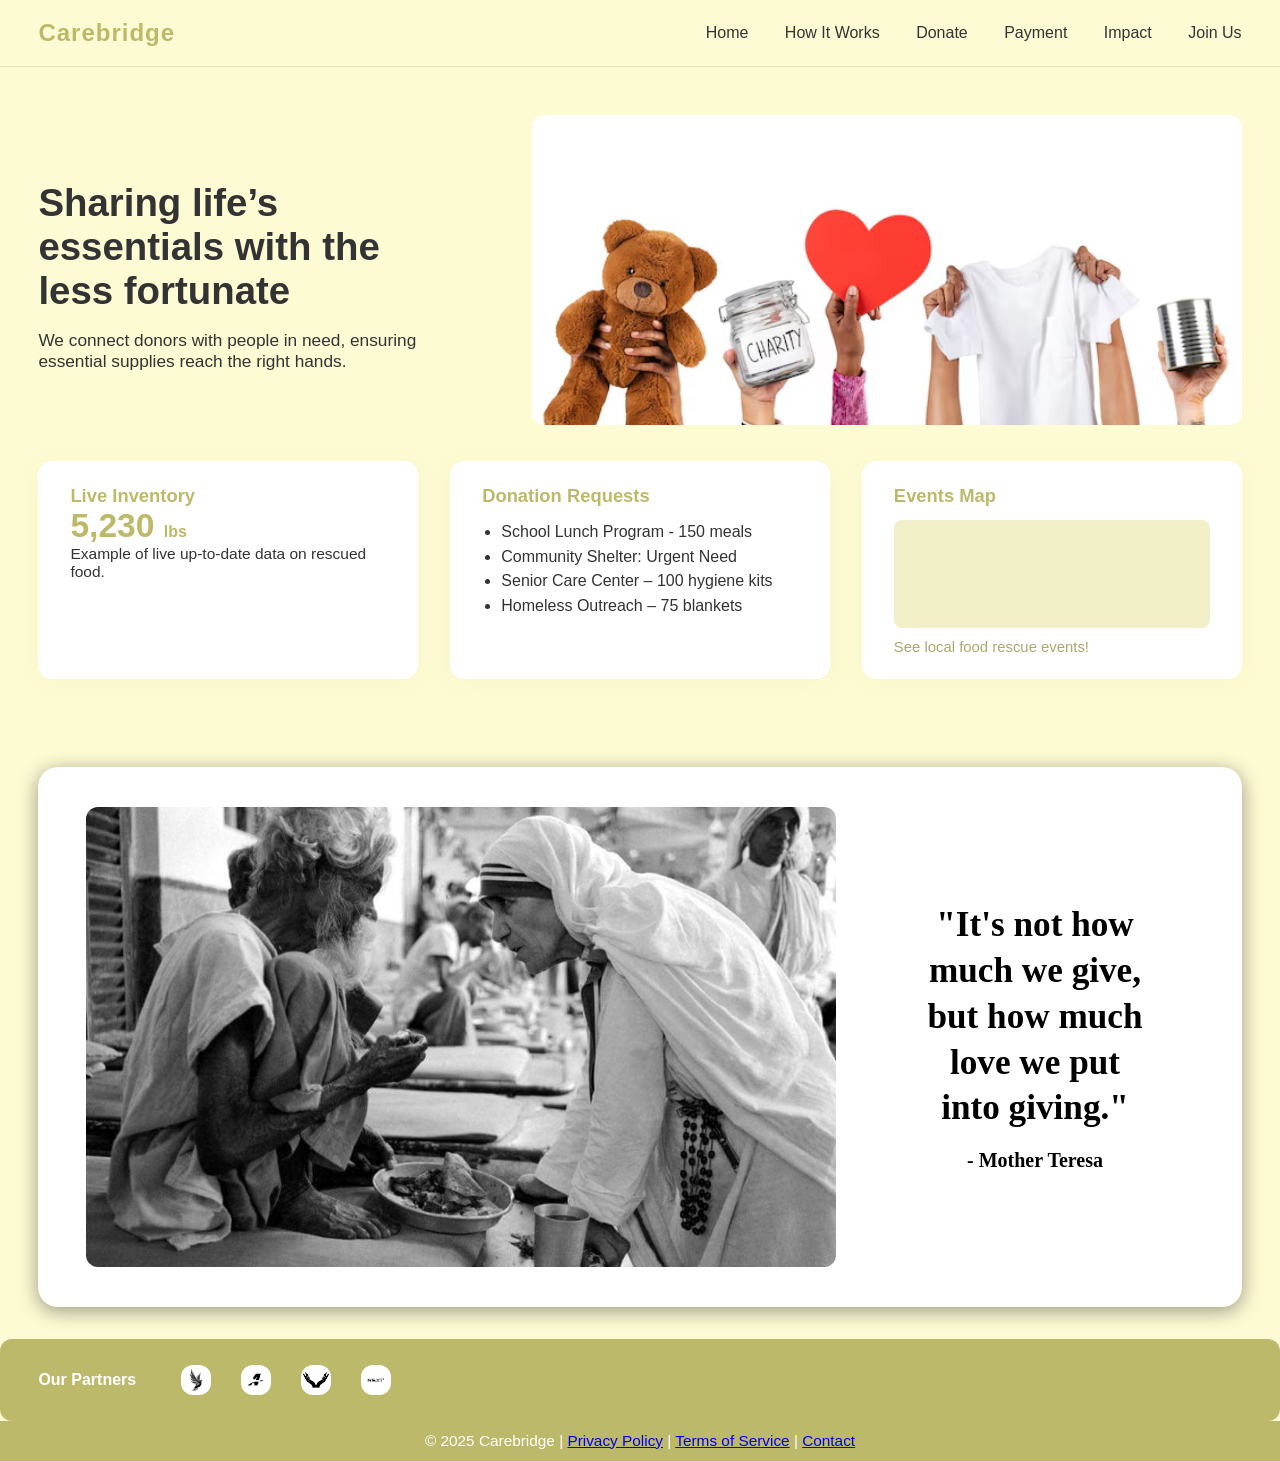
<file: index.html>
<!DOCTYPE html>
<html lang="en">
  <head>
    <meta charset="UTF-8" />
    <title>Carebridge</title>
    <meta name="viewport" content="width=device-width,initial-scale=1" />
    <link rel="stylesheet" href="style.css" />
  </head>
  <body>
    <!-- Navigation Start -->
    <header>
      <span class="logo">Carebridge</span>
      <nav>
        <a href="index.html">Home</a>
        <a href="how-it-works.html">How It Works</a>
        <a href="Donate.html">Donate</a>
        <a href="payment.html">Payment</a>
        <a href="impact.html">Impact</a>
        <!--<a href="logistics.html">Logistics</a>-->
        <a href="join-us.html">Join Us</a>
      </nav>
    </header>
    <!-- Navigation End -->
    <section class="hero">
      <div class="hero-text">
        <h1>Sharing life’s essentials with the less fortunate</h1>
        <p>
          We connect donors with people in need, ensuring essential supplies
          reach the right hands.
        </p>
        <!--<div class="hero-buttons">
          <a href="business.html" class="cta-btn">For Businesses</a>
          <a href="non-profits.html" class="cta-btn">For Non-Profits</a>
        </div>-->
      </div>
      <div class="hero-media">
        <div class="media-img">
          <img src="img/charity.jpg" alt="Food Donation" />
        </div>
      </div>
    </section>
    <section class="info-cards">
      <div class="card">
        <h2>Live Inventory</h2>
        <div class="big-number">
          5,230 <span style="font-size: 1rem">lbs</span>
        </div>
        <div style="font-size: 0.97rem">
          Example of live up-to-date data on rescued food.
        </div>
      </div>
      <div class="card">
        <h2>Donation Requests</h2>
        <ul>
          <li>School Lunch Program - 150 meals</li>
          <li>Community Shelter: Urgent Need</li>
          <li>Senior Care Center – 100 hygiene kits</li>
          <li>Homeless Outreach – 75 blankets</li>
        </ul>
      </div>
      <div class="card">
        <h2>Events Map</h2>
        <div class="map-img"></div>
        <div style="font-size: 0.93rem; color: #aca96b; margin-top: 0.7rem">
          See local food rescue events!
        </div>
      </div>
    </section>
    <section>
      <div class="hero">
        <div class="info-box">
          <img
            src="img/mother teresa2.jpg"
            alt="Food Serving Image"
            class="hero-image"/>
            <div class="quote-container">
              <blockquote class="quote-text">
            
          "It's not how much we give, but how much love we put into giving."</blockquote>
                                                             
          <!--<p>
            -Mother Teresa
          </p>
           --<button class="cta-btn">Get Involved</button> -->
        
        <div class="quote-author">
          - Mother Teresa
        </div>
      </div>
      </div>
    </section>
    <div class="partners-bar">
      <span><b>Our Partners</b></span>
      <span class="partners-logos">
        <img
          src="img/logo1.jpg"
          alt=""
        />
        <img
          src="img/logo2.jpg"
          alt=""
        />
        <!--<update></update> -->
        <img
          src="img/logo3.jpg"
          alt=""
        />
        <img
          src="img/logo4.jpg"
          alt=""
        />
      </span>
    </div>
    <footer>
      &copy; 2025 Carebridge | <a href="#">Privacy Policy</a> |
      <a href="#">Terms of Service</a> | <a href="#">Contact</a>
    </footer>
  </body>
</html>
</file>
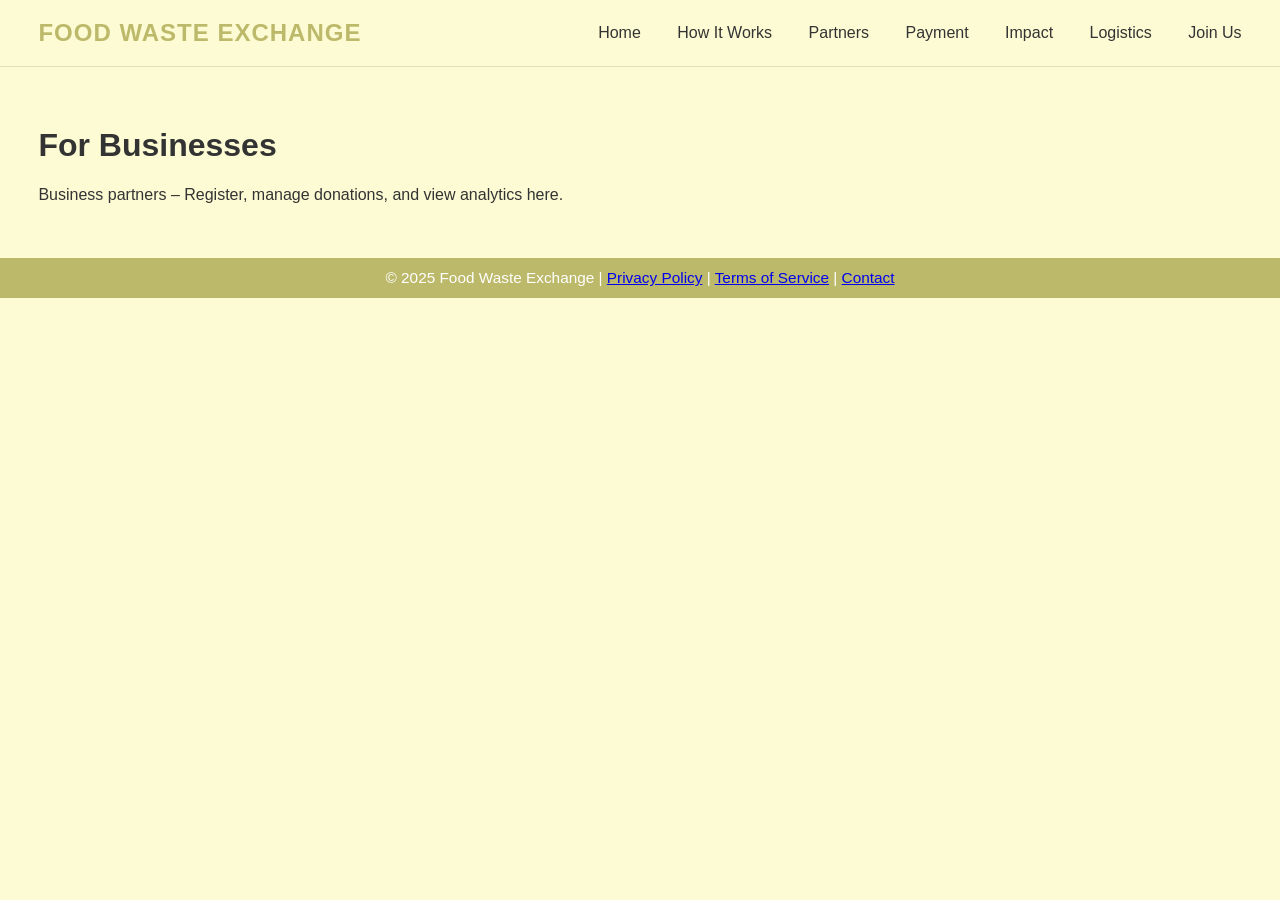
<file: business.html>
<!DOCTYPE html>
<html lang="en">
<head>
  <meta charset="UTF-8">
  <title>For Businesses - Food Waste Exchange</title>
  <meta name="viewport" content="width=device-width,initial-scale=1">
  <link rel="stylesheet" href="style.css">
</head>
<body>
  <header>
    <span class="logo">FOOD WASTE EXCHANGE</span>
    <nav>
      <a href="index.html">Home</a>
      <a href="how-it-works.html">How It Works</a>
      <a href="partners.html">Partners</a>
      <a href="payment.html">Payment</a>
      <a href="impact.html">Impact</a>
      <a href="logistics.html">Logistics</a>
      <a href="join-us.html">Join Us</a>
    </nav>
  </header>
  <main style="padding:3vw;">
    <h1>For Businesses</h1>
    <p>Business partners – Register, manage donations, and view analytics here.</p>
  </main>
  <footer>
    &copy; 2025 Food Waste Exchange | <a href="#">Privacy Policy</a> | <a href="#">Terms of Service</a> | <a href="#">Contact</a>
  </footer>
</body>
</html>
</file>
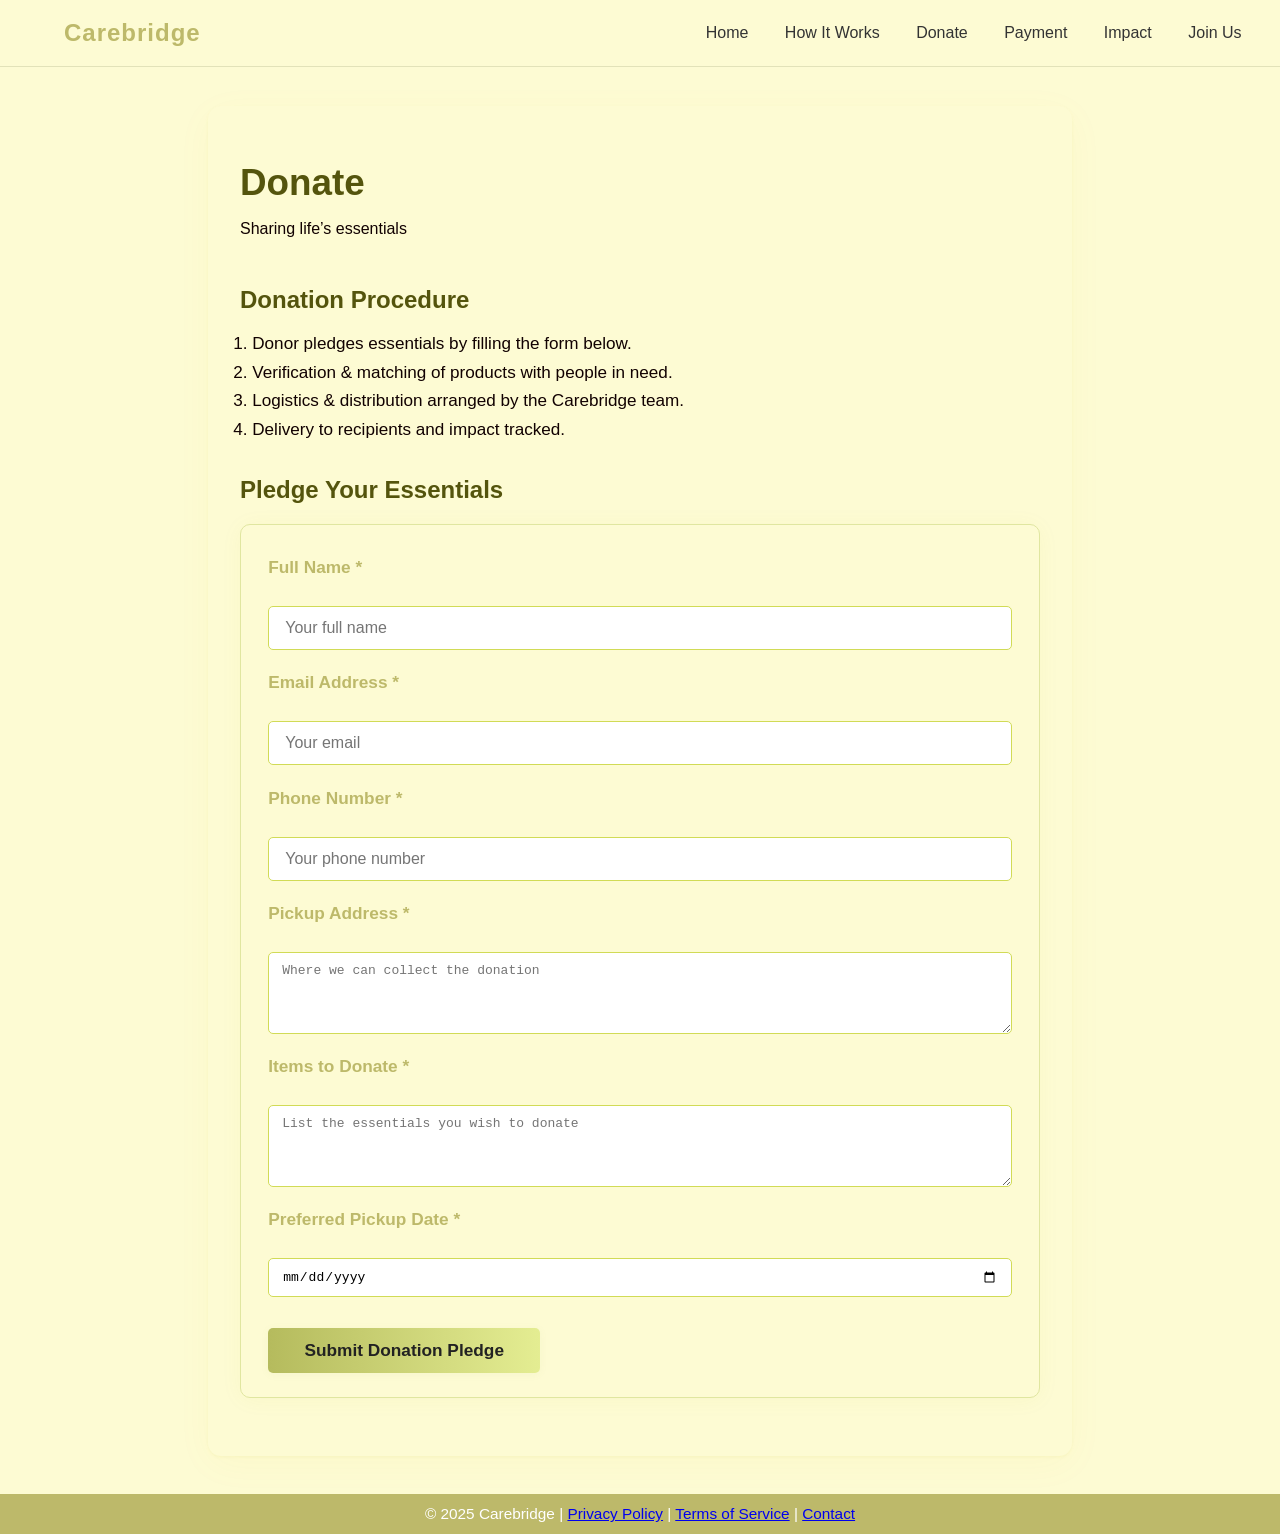
<file: Donate.html>
<!DOCTYPE html>
<html lang="en">
<head>
  <meta charset="UTF-8" />
  <title>Donate - Carebridge</title>
  <meta name="viewport" content="width=device-width,initial-scale=1" />
  <link rel="stylesheet" href="style.css" />
  <style>
    /* --- Base Layout --- */
    body {
      background: #fdfbd3;
      font-family: 'Segoe UI', Arial, sans-serif;
      color: #110101;
      margin: 0;
      padding: 0;
    }
    /*header, footer {
      background: #faf7d4;
      padding: 1.1em 0;
      text-align: left;
    }*/
    header {
      display: flex;
      justify-content: space-between;
      align-items: center;
      padding: 1.2rem 3vw;
      background: var(--light);
      border-bottom: 1px solid #e2e2b9;
    }
    .logo {
      /*font-weight: bold;*/
      font-size: 1.5em;
      color: #BDB96A;
      margin-left: 2vw;
      letter-spacing: 1px;
    }
    /*nav {
      float: right;
      margin-top: 0.6em;
      margin-right: 2vw;
    }
    nav a {
      color: #222;
      margin: 0 1.5em;
      text-decoration: none;
      font-size: 1.07em;
      transition: color 0.2s;
    }
    nav a:hover {
      color: #b5bb5d;
    }*/
    main {
      max-width: 800px;
      margin: 3vw auto;
      background: #fdfbd3;
      border-radius: 13px;
      box-shadow: 0 8px 38px rgba(220, 190, 30, 0.04), 0 1.5px 3px rgba(220,220,100,0.12);
      padding: 2.5vw;
      animation: fadeInUp 1.5s;
    }
    @keyframes fadeInUp {
      from { opacity: 0; transform: translateY(30px);}
      to { opacity: 1; transform: translateY(0);}
    }
    h1 {
      font-size: 2.3em;
      color: #54540d;
      margin-bottom: 0.2em;
      font-weight: 800;
    }
    h2 {
      margin-top: 2em;
      color: #54540d;
      font-size: 1.5em;
      font-weight: 800;
    }
    /* --- Ordered Steps --- */
    #donor-process ol {
      padding-left: 1.3em;
      margin-top: 0.7em;
      margin-bottom: 2em;
      font-size: 1.07em;
    }
    #donor-process li {
      margin-bottom: 0.5em;
      animation: fadeInLeft 1.3s;
      position: relative;
      left: -10px;
    }
    @keyframes fadeInLeft {
      from { opacity: 0; left: -30px;}
      to   { opacity: 1; left: 0;}
    }
    /* --- Form Styling --- */
    form {
      display: flex;
      flex-direction: column;
      gap: 1.4em;
      background: #fdfbd3;
      padding: 2em 1.7em 1.5em 1.7em;
      border-radius: 10px;
      border: 1px solid #e0e6a0;
      box-shadow: 0 2px 22px rgba(182,185,25,0.05);
      animation: formPop 1.1s cubic-bezier(.37,1.36,.82,.92);
      margin-bottom: 1.6em;
    }
    @keyframes formPop {
      from {opacity: 0; transform: scale(0.95);}
      to   {opacity: 1; transform: scale(1);}
    }
    form label {
      font-size: 1.08em;
      font-weight: 600;
      margin-bottom: 0.33em;
      color: #BDB96A;
    }
    form input, form textarea {
      font-size: 1em;
      padding: 0.75em 1em;
      border: 1.5px solid #d1db56;
      border-radius: 5px;
      background: #fff;
      outline: none;
      transition: border 0.2s, box-shadow 0.2s;
    }
    form input:focus, form textarea:focus {
      border-color: #c9d84a;
      box-shadow: 0 0 0 2px #f7ffc6aa;
    }
    form textarea {
      resize: vertical;
      min-height: 60px;
      max-height: 140px;
    }
    form button {
      align-self: start;
      background: linear-gradient(90deg,#b5bb5d,#e4ed92);
      color: #222;
      font-size: 1.08em;
      font-weight: bold;
      border: none;
      border-radius: 5px;
      padding: 0.7em 2.1em;
      margin-top: 0.5em;
      box-shadow: 0 1.5px 8px rgba(140,150,80,0.06);
      cursor: pointer;
      transition: background 0.2s, color 0.2s, box-shadow 0.22s;
    }
    form button:hover {
      background: linear-gradient(90deg,#dbe682,#b5bb5d);
      color: #384d0a;
      box-shadow: 0 3px 17px rgba(170,190,90,0.23);
      transform: scale(1.03);
    }
    .confirmation {
      display: none;
      margin-top: 1.1em;
      padding: 1em;
      background: #e2e2b9;
      color: #417536;
      font-weight: 700;
      border: 1.5px solid #8ecd57;
      border-radius: 7px;
      transition: opacity .7s;
      animation: fadeInUp 0.7s 0.1s both;
    }
    .confirmation.active {
      display: block;
      opacity: 1;
    }
    @media (max-width: 730px) {
      main {
        padding: 2vw 1vw;
        max-width: 98vw;
      }
      form {
        padding: 1em 0.6em;
      }
      header, footer {
        padding: 1em 0.6em;
      }
      .logo, nav {
        float: none;
        display: block;
        text-align: left;
        margin: 0;
      }
      nav a {
        margin: 0 0.8em 0 0.8em;
        font-size: 1em;
      }
      footer {
      background: var(--olive);
      color: #fff;
      text-align: center;
      padding: .7rem 3vw;
      font-size: .96rem;
      margin-top: 0;
    }

     
    }
  </style>
</head>
<body>
  <header>
    <span class="logo">Carebridge</span>
    <nav>
      <a href="index.html">Home</a>
      <a href="how-it-works.html">How It Works</a>
      <a href="Donate.html">Donate</a>
      <a href="payment.html">Payment</a>
      <a href="impact.html">Impact</a>
      <!--<a href="logistics.html">Logistics</a>-->
      <a href="join-us.html">Join Us</a>
    </nav>
  </header>
  <main>
    <h1>Donate</h1>
    <p>Sharing life’s essentials</p>
    <section id="donor-process">
      <h2>Donation Procedure</h2>
      <ol>
        <li>Donor pledges essentials by filling the form below.</li>
        <li>Verification &amp; matching of products with people in need.</li>
        <li>Logistics &amp; distribution arranged by the Carebridge team.</li>
        <li>Delivery to recipients and impact tracked.</li>
      </ol>
    </section>
    <section id="donation-form-section">
      <h2 style="margin-top:1.5em;">Pledge Your Essentials</h2>
      <form id="donationForm" autocomplete="off">
        <label for="name">Full Name *</label>
        <input type="text" id="name" name="name" placeholder="Your full name" required />
        <label for="email">Email Address *</label>
        <input type="email" id="email" name="email" placeholder="Your email" required />
        <label for="phone">Phone Number *</label>
        <input type="tel" id="phone" name="phone" placeholder="Your phone number" required />
        <label for="address">Pickup Address *</label>
        <textarea id="address" name="address" placeholder="Where we can collect the donation" rows="3" required></textarea>
        <label for="items">Items to Donate *</label>
        <textarea id="items" name="items" placeholder="List the essentials you wish to donate" rows="3" required></textarea>
        <label for="preferredDate">Preferred Pickup Date *</label>
        <input type="date" id="preferredDate" name="preferredDate" required />
        <button type="submit">Submit Donation Pledge</button>
      </form>
      <div id="confirmationMessage" class="confirmation"></div>
    </section>
  </main>
  
  <script>
    // Animate display of confirmation
    document.getElementById('donationForm').addEventListener('submit', function(e) {
      e.preventDefault();
      const name = e.target.name.value.trim();
      const email = e.target.email.value.trim();
      const phone = e.target.phone.value.trim();
      const address = e.target.address.value.trim();
      const items = e.target.items.value.trim();
      const preferredDate = e.target.preferredDate.value;
      if (!name || !email || !phone || !address || !items || !preferredDate) {
        alert('Please fill in all required fields.');
        return;
      }
      const confirmationMessage = document.getElementById('confirmationMessage');
      confirmationMessage.textContent = `Thank you, ${name}, for pledging your donation. We will contact you at ${email} or ${phone} to verify and arrange pickup.`;
      confirmationMessage.classList.add('active');
      setTimeout(() => confirmationMessage.classList.remove('active'), 6000);
      e.target.reset();
    });
  </script>
  <footer>
    &copy; 2025 Carebridge | <a href="#">Privacy Policy</a> |
    <a href="#">Terms of Service</a> | <a href="#">Contact</a>
  </footer>
</body>
</html>
</file>
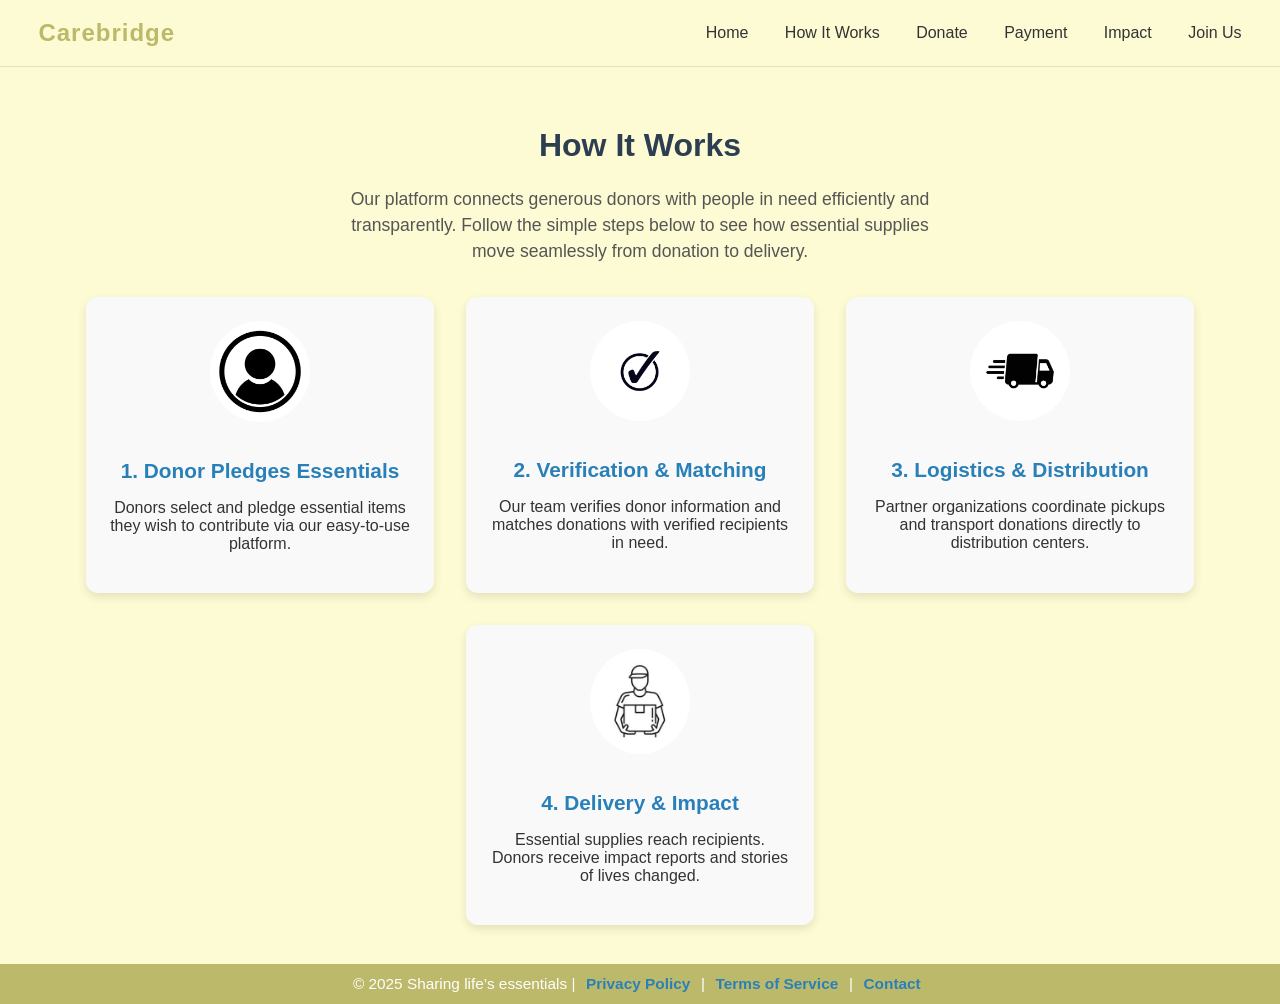
<file: how-it-works.html>
<!DOCTYPE html>
<html lang="en">
<head>
  <meta charset="UTF-8" />
  <title>How It Works - Sharing life’s essentials</title>
  <meta name="viewport" content="width=device-width,initial-scale=1" />
  <link rel="stylesheet" href="style.css" />
  <style>
    /* Container for steps with fade-in animation */
    .steps {
      display: flex;
      flex-wrap: wrap;
      gap: 2rem;
      margin-top: 2rem;
      justify-content: center;
    }

    .step {
      background: #f9f9f9;
      padding: 1.5rem;
      border-radius: 12px;
      box-shadow: 0 4px 10px rgb(0 0 0 / 0.1);
      max-width: 300px;
      text-align: center;
      flex: 1 1 280px;
      opacity: 0;
      transform: translateY(20px);
      animation: fadeInUp 1s forwards;
    }

    /* Staggered animation delay */
    .step:nth-child(1) {
      animation-delay: 0.2s;
    }
    .step:nth-child(2) {
      animation-delay: 0.4s;
    }
    .step:nth-child(3) {
      animation-delay: 0.6s;
    }
    .step:nth-child(4) {
      animation-delay: 0.8s;
    }

    @keyframes fadeInUp {
      to {
        opacity: 1;
        transform: translateY(0);
      }
    }

    .step img {
      max-width: 100px;
      margin-bottom: 1rem;
      border-radius: 50%;
    }

    h1 {
      text-align: center;
      font-weight: 700;
      color: #2c3e50;
    }

    p.description {
      max-width: 600px;
      margin: 0 auto;
      text-align: center;
      color: #555;
      font-size: 1.1rem;
      line-height: 1.5;
    }

    /* Accent colors */
    .step h2 {
      font-size: 1.3rem;
      margin-bottom: 0.5rem;
      color: #2980b9;
    }

    /* Footer style for the links */
    footer a {
      color: #2980b9;
      text-decoration: none;
      margin: 0 0.4rem;
      font-weight: 600;
    }

    footer a:hover {
      text-decoration: underline;
    }
  </style>
</head>
<body>
  <!-- Repeat header nav from index.html -->
  <header>
    <span class="logo">Carebridge</span>
    <nav>
      <a href="index.html">Home</a>
      <a href="how-it-works.html" aria-current="page">How It Works</a>
      <a href="Donate.html">Donate</a>
      <a href="payment.html">Payment</a>
      <a href="impact.html">Impact</a>
      <!--<a href="logistics.html">Logistics</a>-->
      <a href="join-us.html">Join Us</a>
    </nav>
  </header>
  <main style="padding:3vw;">
    <h1>How It Works</h1>
    <p class="description">Our platform connects generous donors with people in need efficiently and transparently.
      Follow the simple steps below to see how essential supplies move seamlessly from donation to delivery.</p>

    <section class="steps" aria-label="Process steps to connect donors with recipients">
      <article class="step" tabindex="0">
        <img src="img/profile.jpeg" alt="Donor making a donation" />
        <h2>1. Donor Pledges Essentials</h2>
        <p>Donors select and pledge essential items they wish to contribute via our easy-to-use platform.</p>
      </article>

      <article class="step" tabindex="0">
        <img src="img/verification.jpeg" alt="Verification process" />
        <h2>2. Verification & Matching</h2>
        <p>Our team verifies donor information and matches donations with verified recipients in need.</p>
      </article>

      <article class="step" tabindex="0">
        <img src="img/transport.jpeg" alt="Logistics and transportation" />
        <h2>3. Logistics & Distribution</h2>
        <p>Partner organizations coordinate pickups and transport donations directly to distribution centers.</p>
      </article>

      <article class="step" tabindex="0">
        <img src="img/Delivery.jpeg" alt="Donation delivery confirmation" />
        <h2>4. Delivery & Impact</h2>
        <p>Essential supplies reach recipients. Donors receive impact reports and stories of lives changed.</p>
      </article>
    </section>
  </main>
  <footer>
    &copy; 2025 Sharing life’s essentials | <a href="#">Privacy Policy</a> | <a href="#">Terms of Service</a> | <a href="#">Contact</a>
  </footer>
</body>
</html>
</file>
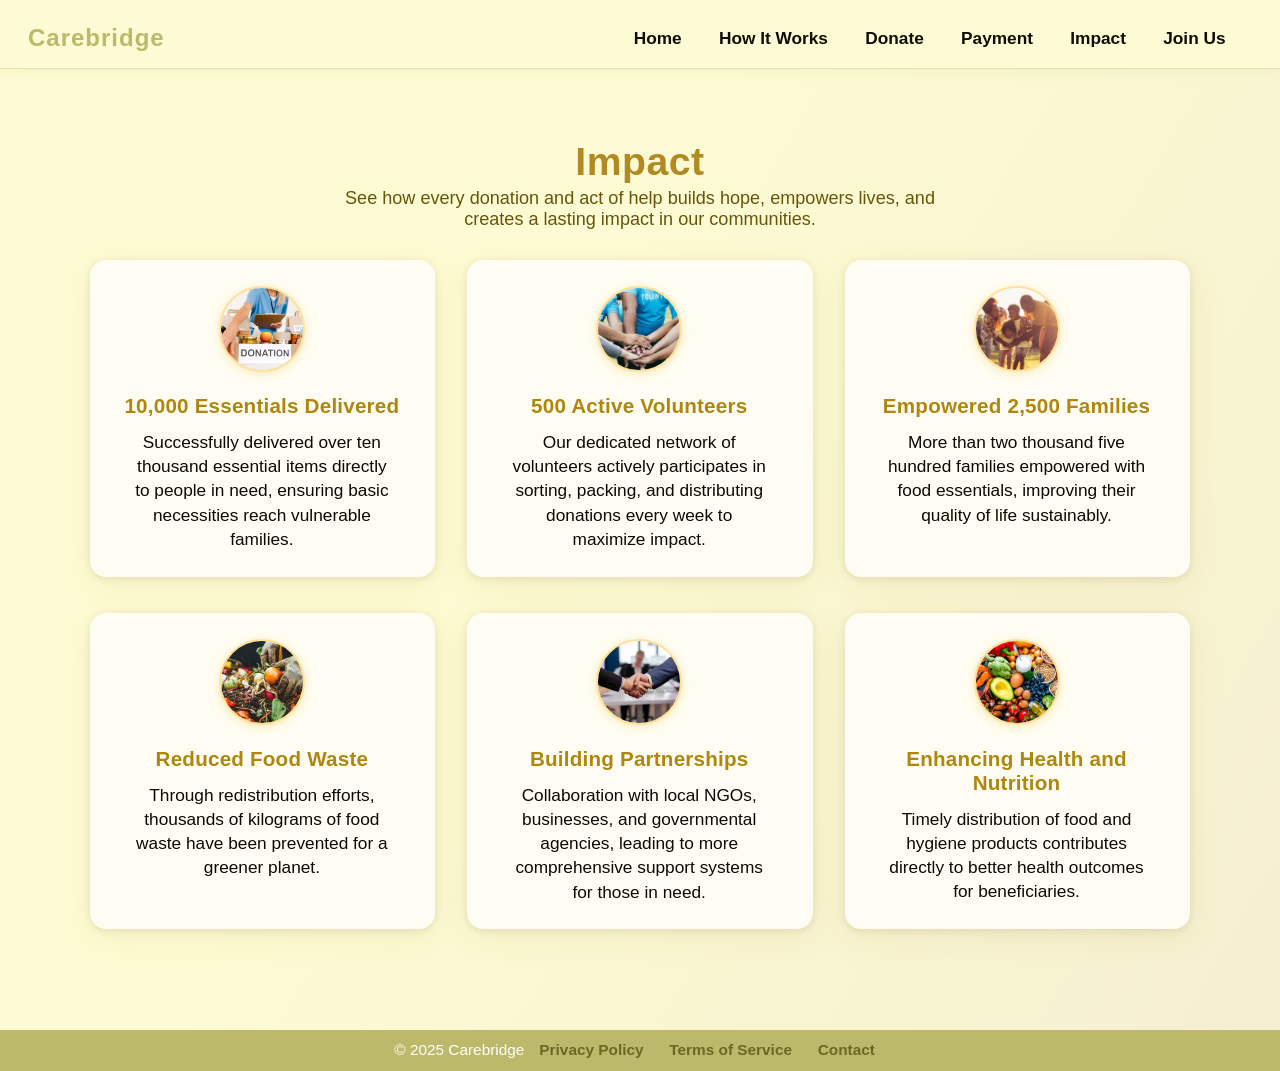
<file: impact.html>
<!DOCTYPE html>
<html lang="en">
<head>
  <meta charset="UTF-8">
  <title>Impact – Sharing Life’s Essentials</title>
  <meta name="viewport" content="width=device-width,initial-scale=1">
  <link rel="stylesheet" href="style.css">
  <style>
    body {
      background: linear-gradient(120deg, #fdfbd3 40%, #f5efd0 100%);
      font-family: 'Segoe UI', Arial, sans-serif;
      margin: 0;
      min-height: 100vh;
    }
    header {
      background: #fdfbd3;
      box-shadow: 0 2px 14px 0 rgba(154, 162, 40, 0.09);
      padding: 1.5em 0 1em 0;
    }
    .logo {
      font-weight: bold;
      font-size: 1.5em;
      color: #BDB96A;
      letter-spacing: 1px;
      margin-left: 28px;
    }
    nav {
      float: right;
      margin-right: 38px;
    }
    nav a {
      text-decoration: none;
      color: #0e0e01;
      margin: 0 0.95em;
      font-weight: 600;
      font-size: 1.08em;
      transition: color 0.2s;
    }
    nav a:hover {
      color: #ffd572;
    }
    main {
      padding: 2vw 0vw;
      margin: 2vw auto 3vw;
      max-width: 1100px;
    }
    h1 {
      text-align: center;
      font-size: 2.45em;
      color: #b28a23;
      font-family: 'Segoe UI', Arial, sans-serif;
      letter-spacing: 0.5px;
      font-weight: 900;
      margin-top: 0.5em;
      margin-bottom: 0.1em;
    }
    .impact-header {
      text-align: center;
      color: #66560c;
      font-size: 1.13em;
      max-width: 650px;
      margin: auto;
      margin-bottom: 1.7em;
    }
    .impact-grid {
      display: grid;
      grid-template-columns: repeat(auto-fit, minmax(260px, 1fr));
      gap: 2.3em 2em;
      margin-bottom: 2.3em;
    }
    .impact-card {
      background: #fffdf3;
      border-radius: 1em;
      box-shadow: 0 8px 32px rgba(180,155,38,0.11), 0 1.5px 10px rgba(49,39,19,0.1);
      padding: 1.6em 1.4em 1.6em 1.3em;
      text-align: center;
      transition: transform 0.25s, box-shadow 0.25s;
      animation: cardFadeUp 1s cubic-bezier(.23,1.05,.32,1.01) both;
    }
    .impact-card:hover {
      transform: translateY(-5px) scale(1.025);
      box-shadow: 0 12px 36px rgba(195,168,34,0.15), 0 2px 15px rgba(200,160,45,0.16);
    }
    @keyframes cardFadeUp {
      from {opacity: 0; transform: translateY(30px);}
      to {opacity: 1; transform: translateY(0);}
    }
    .impact-card img {
      width: 82px;
      height: 82px;
      object-fit: cover;
      border-radius: 50%;
      box-shadow: 0 2px 10px #f4e5a1bf;
      border: 2.5px solid #ffe09a;
      margin-bottom: 1.1em;
      background: #faf6c3;
    }
    .impact-card h3 {
      font-size: 1.29em;
      color: #af870e;
      font-weight: 800;
      margin-top: 0;
      margin-bottom: 0.6em;
      letter-spacing: 0.2px;
    }
    .impact-card p {
      color: #0b0b01;
      font-size: 1.08em;
      line-height: 1.4em;
      margin: 0 auto;
      max-width: 260px;
    }
    .infographic-section {
      margin-top: 2.8em;
      padding-bottom: 1.5em;
      text-align: center;
    }
    .infographic-section h2 {
      margin-bottom: 1.35em;
      font-size: 1.35em;
      font-weight: 900;
      color: #6d6a12;
      text-shadow: 0 0 4px #f5f0cdcc;
      letter-spacing: 1px;
    }
    .infographics {
      display: flex;
      justify-content: center;
      gap: 2em 1.5em;
      flex-wrap: wrap;
      max-width: 900px;
      margin: 0 auto;
      padding-bottom: 1.3em;
    }
    .infographic {
      background: #faf5cb;
      border-radius: 1em;
      padding: 2.1em 1.6em;
      min-width: 200px;
      box-shadow: 0 2.5px 20px rgba(154, 162, 40, 0.11),0 1px 10px #eae3b790;
      flex: 1 1 175px;
      margin-bottom: 1.5em;
      animation: fadeInScale 0.85s ease both;
    }
    .infographic h3 {
      color: #54540d;
      font-weight: 900;
      font-size: 1.27em;
      margin-bottom: 1.1em;
      letter-spacing: 0.6px;
    }
    .infographic p {
      font-size: 1.04em;
      color: #6f611c;
      line-height: 1.33em;
      margin: 0 auto;
      max-width: 246px;
    }
    @keyframes fadeInScale {
      from {opacity: 0; transform: scale(0.9);}
      to {opacity: 1; transform: scale(1);}
    }
    /*footer {
      text-align: center;
      padding: 2em 1em 1.3em 1em;
      background: #BDB96A
      color: #5a5602;
      font-weight: 600;
      font-size: 1em;
      letter-spacing: 1px;
      margin-top: 3em;
      box-shadow: inset 0 2.5px 13px #fbf6c0a8;
    }*/
    footer a {
      color: #6b6824;
      text-decoration: none;
      font-weight: 700;
      margin: 0 0.7em;
      transition: color 0.25s;
    }
    footer a:hover { color: #cba809; }
    @media (max-width: 680px) {
      nav, .logo {float:none; text-align:center;}
      .impact-grid, .infographics { gap:1.2em; }
      main { padding: 3vw 1.2vw;}
      .infographic, .impact-card {padding: 1.5em 0.7em;}
    }
  </style>
</head>
<body>
  <header>
    <span class="logo">Carebridge</span>
    <nav>
      <a href="index.html">Home</a>
      <a href="how-it-works.html">How It Works</a>
      <a href="Donate.html">Donate</a>
      <a href="payment.html">Payment</a>
      <a href="impact.html">Impact</a>
      <a href="join-us.html">Join Us</a>
    </nav>
  </header>
  <main>
    <h1>Impact</h1>
    <div class="impact-header">See how every donation and act of help builds hope, empowers lives, and creates a lasting impact in our communities.</div>
    <section class="impact-grid" aria-label="Impact highlights and statistics">
      <article class="impact-card" role="region" aria-labelledby="stat1-title">
        <img src="img/donation box2.jpg" alt="Helping hands distributing essentials">
        <h3 id="stat1-title">10,000 Essentials Delivered</h3>
        <p>Successfully delivered over ten thousand essential items directly to people in need, ensuring basic necessities reach vulnerable families.</p>
      </article>
      <article class="impact-card" role="region" aria-labelledby="stat2-title">
        <img src="img/volunteer group.jpg" alt="Volunteers packing food donations">
        <h3 id="stat2-title">500 Active Volunteers</h3>
        <p>Our dedicated network of volunteers actively participates in sorting, packing, and distributing donations every week to maximize impact.</p>
      </article>
      <article class="impact-card" role="region" aria-labelledby="stat3-title">
        <img src="img/empowered familes.png" alt="Children receiving food packages">
        <h3 id="stat3-title">Empowered 2,500 Families</h3>
        <p>More than two thousand five hundred families empowered with food essentials, improving their quality of life sustainably.</p>
      </article>
      <article class="impact-card" role="region" aria-labelledby="stat4-title">
        <img src="img/food waste.jpeg" alt="Food waste turned into compost">
        <h3 id="stat4-title">Reduced Food Waste</h3>
        <p>Through redistribution efforts, thousands of kilograms of food waste have been prevented for a greener planet.</p>
      </article>
      <article class="impact-card" role="region" aria-labelledby="stat4-title">
        <img src="img/partnership.jpg" alt="Food waste turned into compost">
        <h3 id="stat4-title">Building Partnerships</h3>
        <p>Collaboration with local NGOs, businesses, and governmental agencies, leading to more comprehensive support systems for those in need.</p>
      </article>
      <article class="impact-card" role="region" aria-labelledby="stat4-title">
        <img src="img/nutrition.jpg" alt="Food waste turned into compost">
        <h3 id="stat4-title">Enhancing Health and Nutrition</h3>
        <p>Timely distribution of food and hygiene products contributes directly to better health outcomes for beneficiaries.</p>
      </article>
      

    </section>
    <!--<section class="infographic-section" aria-label="Infographic impact statistics">
      <h2>Real-Time Impact Metrics</h2>
      <div class="infographics">
        <div class="infographic" role="complementary" aria-label="Amount of food redistributed this year">
          <h3>15,500 Kg Food Redistributed</h3>
          <p>This year, our platform facilitated the redistribution of over fifteen thousand kilograms of surplus food to those in need.</p>
        </div>
        <div class="infographic" role="complementary" aria-label="Number of meals provided this year">
          <h3>120,000 Meals Served</h3>
          <p>Over one hundred thousand nutritious meals provided through coordinated food donations and delivery.</p>
        </div>
        <div class="infographic" role="complementary" aria-label="Carbon footprint reduction by redistribution">
          <h3>500 Tonnes CO<sub>2</sub> Reduced</h3>
          <p>By reducing food waste and surplus, greenhouse gas emissions have been significantly lowered to support climate action.</p>
        </div>
      </div>
    </section>-->
  </main>
  <footer>
    &copy; 2025 Carebridge
    <a href="#">Privacy Policy</a>
    <a href="#">Terms of Service</a>
    <a href="#">Contact</a>
  </footer>
</body>
</html>
</file>
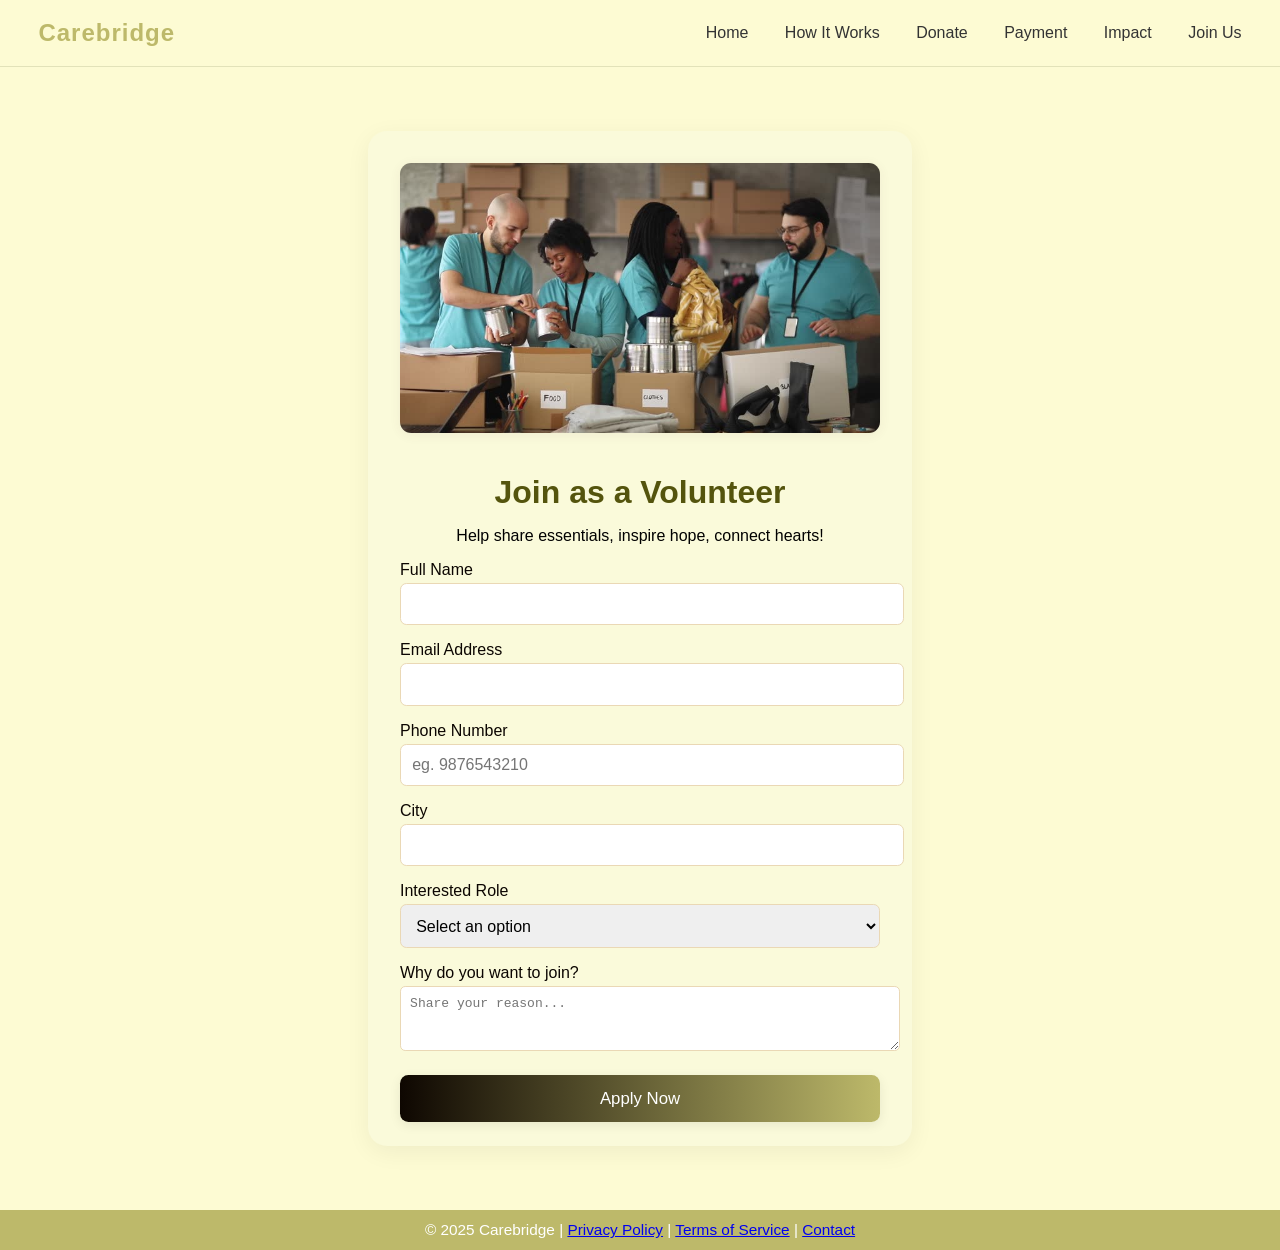
<file: join-us.html>
<!DOCTYPE html>
<html lang="en">
  <head>
    <meta charset="UTF-8" />
    <title>Join Us – Sharing Life’s Essentials</title>
    <meta name="viewport" content="width=device-width,initial-scale=1" />
    <link rel="stylesheet" href="style.css" />
    <style>
      body {
        font-family: "Segoe UI", Arial, sans-serif;
        background: #fdfbd3;
        margin: 0;
        padding: 0;
        min-height: 100vh;
      }
      .container {
        max-width: 480px;
        margin: 5vw auto;
        background: #fafada;
        border-radius: 1.2em;
        box-shadow: 0 6px 24px rgba(24, 2, 2, 0.06);
        padding: 2em 2em 1.5em 2em;
        animation: fadeInUp 1s ease;
      }
      @keyframes fadeInUp {
        from {
          opacity: 0;
          transform: translateY(35px);
        }
        to {
          opacity: 1;
          transform: translateY(0);
        }
      }
      h2 {
        text-align: center;
        color: #54540d;
        font-size: 2em;
        margin-bottom: 0.4em;
      }
      .header-img {
        width: 100%;
        margin-bottom: 10px;
        border-radius: 0.7em;
        box-shadow: 0 2px 12px rgba(97, 54, 89, 0.07);
        animation: pulse 2s infinite alternate;
      }
      @keyframes pulse {
        to {
          box-shadow: 0 2px 24px rgba(20, 9, 2, 0.18);
        }
      }
      form label {
        font-weight: 500;
        color: #0b0501;
        display: block;
        margin: 1em 0 0.25em 0;
      }
      form input,
      form textarea,
      form select {
        width: 100%;
        padding: 0.7em;
        border-radius: 0.4em;
        border: 1px solid #ead8b5;
        font-size: 1em;
        transition: border 0.2s;
      }
      form input:focus,
      form textarea:focus,
      form select:focus {
        border: 1.5px solid #10010d;
      }
      button {
        background: linear-gradient(90deg, #0e0701 0, #bdb96a 100%);
        color: #fff;
        border: none;
        padding: 0.8em 2em;
        border-radius: 0.5em;
        font-size: 1.05em;
        cursor: pointer;
        margin-top: 1.2em;
        display: block;
        width: 100%;
        box-shadow: 0 3px 12px rgba(0, 0, 0, 0.08);
        transition: background 0.2s;
        animation: bounceIn 1.2s 0.2s;
      }
      button:hover {
        background: linear-gradient(90deg, #bdb96a 0, #000000 100%);
      }
      @keyframes bounceIn {
        0% {
          transform: scale(0.85);
        }
        60% {
          transform: scale(1.08);
        }
        80% {
          transform: scale(0.98);
        }
        100% {
          transform: scale(1);
        }
      }
      .caption {
        text-align: center;
        color: #000000;
        font-size: 1em;
      }
    </style>
  </head>
  <header>
    <span class="logo">Carebridge</span>
    <nav>
      <a href="index.html">Home</a>
      <a href="how-it-works.html" aria-current="page">How It Works</a>
      <a href="Donate.html">Donate</a>
      <a href="payment.html">Payment</a>
      <a href="impact.html">Impact</a>
      <!--<a href="logistics.html">Logistics</a>-->
      <a href="join-us.html">Join Us</a>
    </nav>
  </header>
  <body>
    <div class="container">
      <img
        src="img/volunteer.jpg"
        alt="Volunteers helping"
        class="header-img"
      />
      <h2>Join as a Volunteer</h2>
      <p class="caption">
        Help share essentials, inspire hope, connect hearts!
      </p>
      <form>
        <label for="fullname">Full Name</label>
        <input type="text" id="fullname" name="fullname" required />

        <label for="email">Email Address</label>
        <input type="email" id="email" name="email" required />

        <label for="phone">Phone Number</label>
        <input
          type="tel"
          id="phone"
          name="phone"
          required
          placeholder="eg. 9876543210"
        />

        <label for="city">City</label>
        <input type="text" id="city" name="city" />

        <label for="role">Interested Role</label>
        <select id="role" name="role" required>
          <option value="">Select an option</option>
          <option value="donation-coordinator">Donation Coordinator</option>
          <option value="logistics">Logistics</option>
          <option value="community-manager">Community Manager</option>
          <option value="field-volunteer">Field Volunteer</option>
          <option value="other">Other</option>
        </select>

        <label for="reason">Why do you want to join?</label>
        <textarea
          id="reason"
          name="reason"
          rows="3"
          required
          placeholder="Share your reason..."
        ></textarea>

        <button type="submit">Apply Now</button>
      </form>
    </div>
    <footer>
      &copy; 2025 Carebridge | <a href="#">Privacy Policy</a> |
      <a href="#">Terms of Service</a> | <a href="#">Contact</a>
    </footer>
  </body>
</html>
</file>
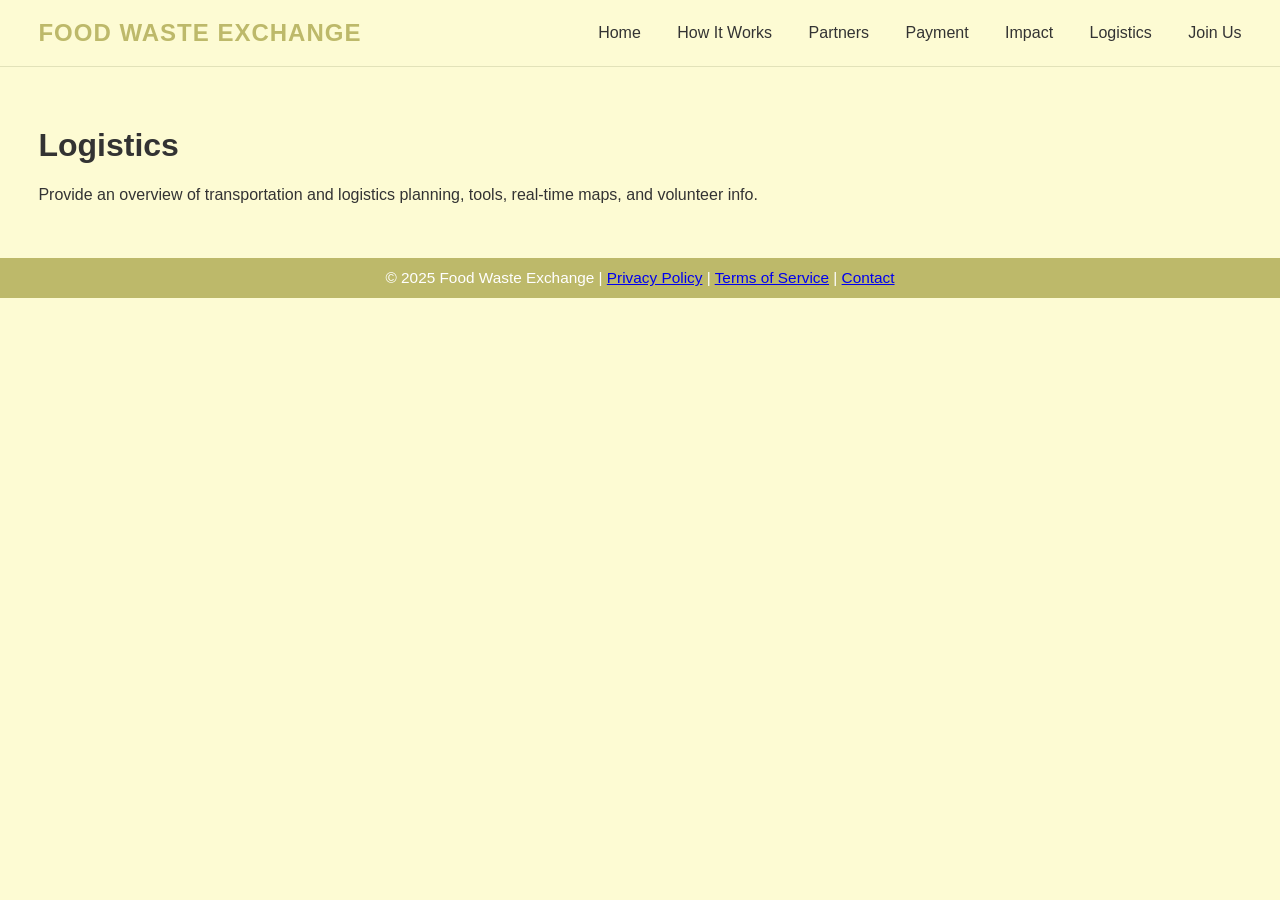
<file: logistics.html>
<!DOCTYPE html>
<html lang="en">
<head>
  <meta charset="UTF-8">
  <title>Logistics - Food Waste Exchange</title>
  <meta name="viewport" content="width=device-width,initial-scale=1">
  <link rel="stylesheet" href="style.css">
</head>
<body>
  <header>
    <span class="logo">FOOD WASTE EXCHANGE</span>
    <nav>
      <a href="index.html">Home</a>
      <a href="how-it-works.html">How It Works</a>
      <a href="partners.html">Partners</a>
      <a href="payment.html">Payment</a>
      <a href="impact.html">Impact</a>
      <a href="logistics.html">Logistics</a>
      <a href="join-us.html">Join Us</a>
    </nav>
  </header>
  <main style="padding:3vw;">
    <h1>Logistics</h1>
    <p>Provide an overview of transportation and logistics planning, tools, real-time maps, and volunteer info.</p>
  </main>
  <footer>
    &copy; 2025 Food Waste Exchange | <a href="#">Privacy Policy</a> | <a href="#">Terms of Service</a> | <a href="#">Contact</a>
  </footer>
</body>
</html>
</file>
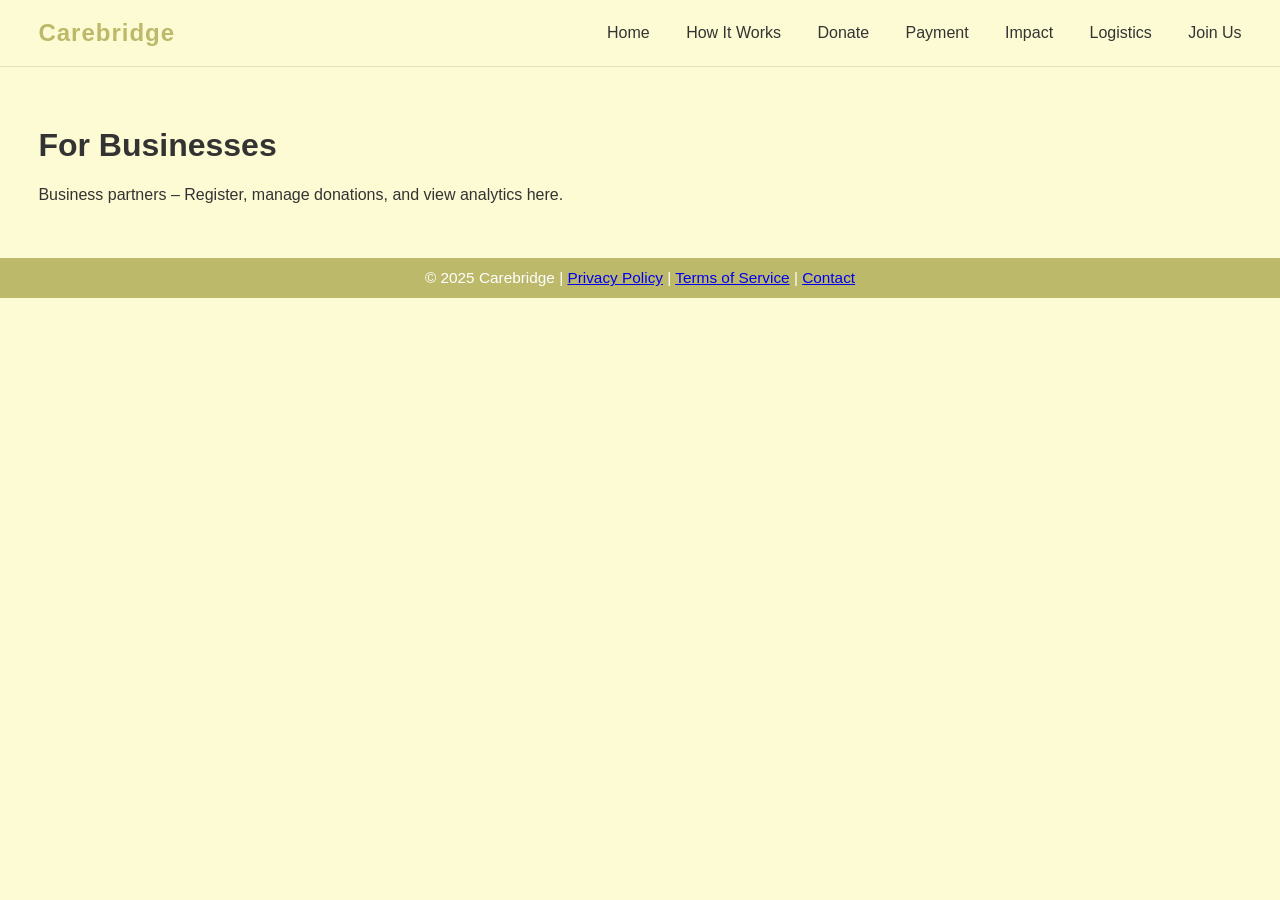
<file: non-profits.html>
<!DOCTYPE html>
<html lang="en">
<head>
  <meta charset="UTF-8">
  <title>For Businesses - Carebridge</title>
  <meta name="viewport" content="width=device-width,initial-scale=1">
  <link rel="stylesheet" href="style.css">
</head>
<body>
  <header>
    <span class="logo">Carebridge</span>
    <nav>
      <a href="index.html">Home</a>
      <a href="how-it-works.html">How It Works</a>
      <a href="Donate.html">Donate</a>
      <a href="payment.html">Payment</a>
      <a href="impact.html">Impact</a>
      <a href="logistics.html">Logistics</a>
      <a href="join-us.html">Join Us</a>
    </nav>
  </header>
  <main style="padding:3vw;">
    <h1>For Businesses</h1>
    <p>Business partners – Register, manage donations, and view analytics here.</p>
  </main>
  <footer>
    &copy; 2025 Carebridge | <a href="#">Privacy Policy</a> | <a href="#">Terms of Service</a> | <a href="#">Contact</a>
  </footer>
</body>
</html>
</file>
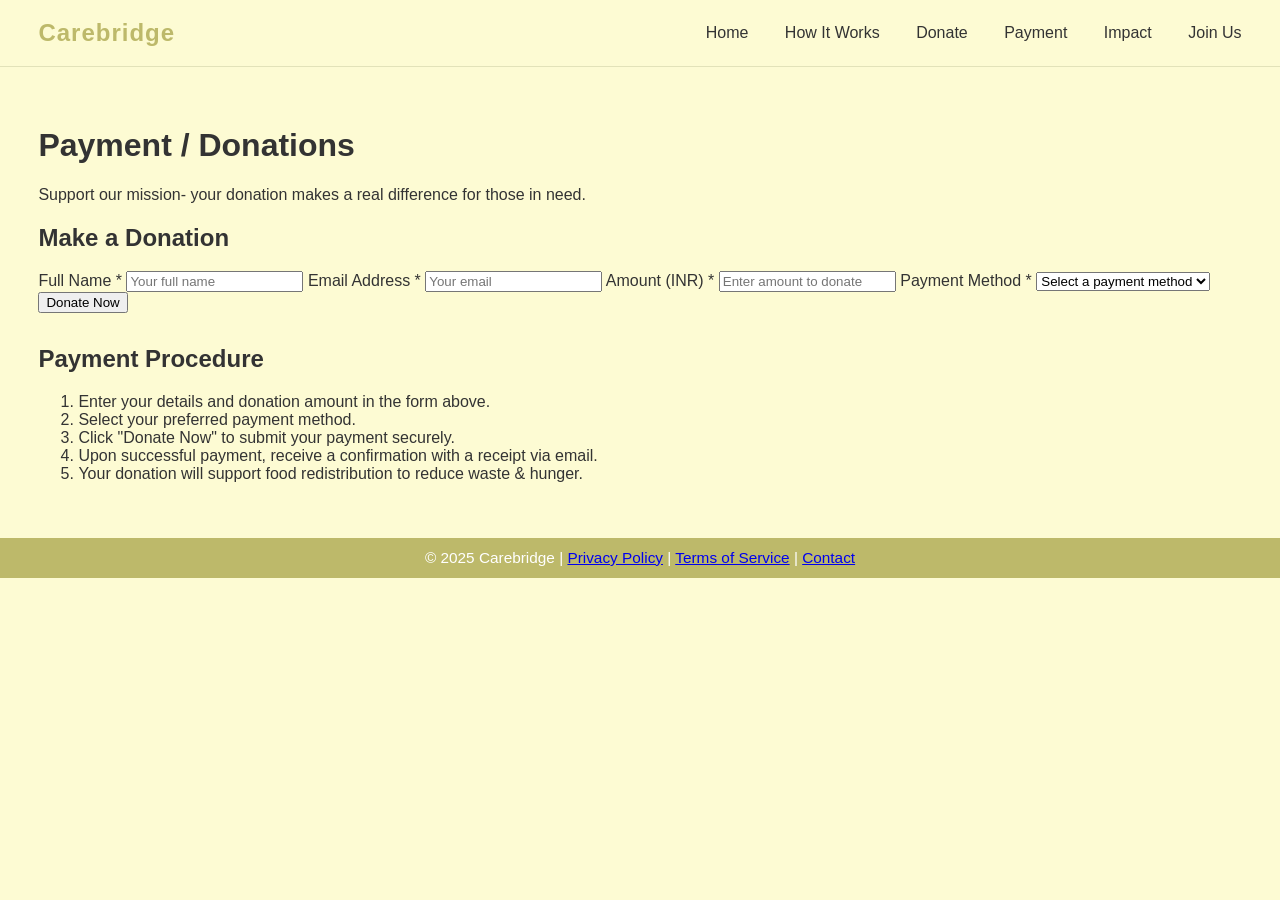
<file: payment.html>
<!DOCTYPE html>
<html lang="en">
<head>
  <meta charset="UTF-8">
  <title>Payment - Carebridge</title>
  <meta name="viewport" content="width=device-width,initial-scale=1">
  <link rel="stylesheet" href="style.css">
</head>
<body>
  <header>
    <span class="logo">Carebridge</span>
    <nav>
      <a href="index.html">Home</a>
      <a href="how-it-works.html">How It Works</a>
      <a href="Donate.html">Donate</a>
      <a href="payment.html">Payment</a>
      <a href="impact.html">Impact</a>
     <!---- <a href="logistics.html">Logistics</a>-->
      <a href="join-us.html">Join Us</a>
    </nav>
  </header>
  <main style="padding:3vw;">
    <h1>Payment / Donations</h1>
    <p>Support our mission- your donation makes a real difference for those in need.</p>
    <section>
  <h2>Make a Donation</h2>
  <form id="paymentForm" autocomplete="off" novalidate>
    <label for="donorName">Full Name *</label>
    <input type="text" id="donorName" name="donorName" placeholder="Your full name" required />

    <label for="donorEmail">Email Address *</label>
    <input type="email" id="donorEmail" name="donorEmail" placeholder="Your email" required />

    <label for="donationAmount">Amount (INR) *</label>
    <input type="number" id="donationAmount" name="donationAmount" placeholder="Enter amount to donate" min="1" required />

    <label for="paymentMethod">Payment Method *</label>
    <select id="paymentMethod" name="paymentMethod" required>
      <option value="" disabled selected>Select a payment method</option>
      <option value="creditCard">Credit Card</option>
      <option value="debitCard">Debit Card</option>
      <option value="netBanking">Net Banking</option>
      <option value="upi">UPI</option>
      <option value="wallet">Wallet</option>
    </select>

    <button type="submit">Donate Now</button>
  </form>
  <div id="confirmationMessage" class="confirmation"></div>
</section>

<section style="margin-top: 2em;">
  <h2>Payment Procedure</h2>
  <ol>
    <li>Enter your details and donation amount in the form above.</li>
    <li>Select your preferred payment method.</li>
    <li>Click "Donate Now" to submit your payment securely.</li>
    <li>Upon successful payment, receive a confirmation with a receipt via email.</li>
    <li>Your donation will support food redistribution to reduce waste & hunger.</li>
  </ol>
</section>



  </main>
  <footer>
    &copy; 2025 Carebridge | <a href="#">Privacy Policy</a> | <a href="#">Terms of Service</a> | <a href="#">Contact</a>
  </footer>
</body>
</html>
</file>
<file: style.css>
:root {
      --light: hsl(57, 91%, 91%);
      --olive: #BDB96A;
      --dark: #333;
    }
    body {
      margin: 0;
      background: var(--light);
      font-family: 'Segoe UI', Arial, sans-serif;
      color: var(--dark);
    }
    header {
      display: flex;
      justify-content: space-between;
      align-items: center;
      padding: 1.2rem 3vw;
      background: var(--light);
      border-bottom: 1px solid #e2e2b9;
    }
    .logo {
      font-size: 1.5rem;
      font-weight: 700;
      letter-spacing: 1px;
      color: var(--olive);
    }
    nav a {
      margin-left: 2rem;
      text-decoration: none;
      color: var(--dark);
      font-weight: 500;
    }
    .hero {
      display: flex;
      justify-content: space-between;
      gap: 3rem;
      padding: 3rem 3vw 2rem 3vw;
      background: var(--light);
    }
    .hero-text {
      max-width: 500px;
    }
    .hero-text h1 {
      font-size: 2.4rem;
      font-weight: 700;
      margin-bottom: .75rem;
    }
    .hero-text p {
      font-size: 1.08rem;
      margin-bottom: 1.5rem;
    }
    .hero-buttons {
      display: flex;
      gap: 1rem;
      margin-bottom: 2rem;
    }
    .cta-btn {
      background: var(--olive);
      color: #fff;
      border: none;
      font-size: 1rem;
      padding: 0.9rem 2rem;
      border-radius: 8px;
      font-weight: 600;
      cursor: pointer;
      transition: background 0.2s;
    }
    .cta-btn:hover {
      background: #8a8a50;
    }
    .hero-media {
      display: flex;
      align-items: center;
      gap: 1.2rem;
    }
    /*.media-img, .media-video {
      border-radius: 50%;
      overflow: hidden;
      border: 5px solid var(--olive);
    }*/
    .media-img img, .media-video img {
      width: 710px;
      height: 310px;
      border-radius: 12px;
      object-fit: cover;
    }
    .media-video {
      position: relative;
    }
    .media-video::after {
      content: '';
      position: absolute;
      top: 38px; left: 38px;
      background: url('https://img.icons8.com/ios-filled/50/ffffff/play--v1.png') no-repeat center/cover;
      width: 35px; height: 35px;
      pointer-events: none;
      opacity: 0.85;
      filter: drop-shadow(1px 2px 1px #444);
    }
    .info-cards {
      display: flex;
      gap: 2rem;
      padding: 0 3vw 2.5rem 3vw;
    }
    .card {
      background: #fff;
      border-radius: 14px;
      box-shadow: 0 4px 24px rgba(189,185,106,.09);
      padding: 1.5rem 2rem;
      flex: 1;
    }
    .card h2 { font-size: 1.15rem; margin: 0; color: var(--olive);}
    .card .big-number { font-size: 2.1rem; font-weight: 700; color: var(--olive);}
    .card ul { margin: 1rem 0 0; padding: 0 0 0 1.2rem;}
    .card ul li { font-size: 1rem; margin-bottom: .4rem;}
    .map-img {
      width: 100%; height: 108px; background: #f1f0c8;
      border-radius: 8px; margin-top: .8rem;
    }
    .partners-bar {
      background: var(--olive);
      color: #fff;
      padding: 1.6rem 3vw;
      display: flex;
      flex-wrap: wrap;
      align-items: center;
      border-radius: 12px;
      gap: 2rem;
    }
    .partners-bar .partners-logos img {
      height: 30px;
      margin: 0 .8rem;
      filter: grayscale(1) contrast(1.1);
      vertical-align: middle;
      border-radius: 12px;
    }
    footer {
      background: var(--olive);
      color: #fff;
      text-align: center;
      padding: .7rem 3vw;
      font-size: .96rem;
      margin-top: 0;
    }
    @media (max-width: 950px) {
      .hero, .info-cards {
        flex-direction: column;
        text-align: center;
        gap: 1rem;
      }
      .hero-media {
        justify-content: center;
      }
    }

    .hero {
  display: flex;
  justify-content: space-between;
  gap: 5rem;
  padding: 3rem 3vw 2rem 3vw;
  background: var(--light);
  align-items:center;
  

}

.hero-image {
  width: 750px;
  height: 460px;
  object-fit: cover;
  border-radius: 12px;
  margin-right: 2.5rem; /* space between image and text */
}

.info-box {
  display: flex;
  flex-direction: row;
  align-items: center;
  justify-content: space-between;
  max-width: 2000px; /* Increase width as needed */
  width: 100%; /* Ensures it's large on screen */
  padding: 2.5rem 3rem;
  border-radius: 20px;
  background: hsl(0, 0%, 100%);
  box-shadow: 0 4px 20px rgba(0, 0, 0, 0.4);

}

.info-box h2 {
  font-size: 2.2rem;
  margin-bottom: 1rem;
  font-weight: 700;
  font-family: 'Georgia', serif;
  text-shadow: 1px 1px 2px rgba(0,0,0,0.25);
}

.info-box p {
  font-size: 1.1rem;
  margin-bottom: 1.5rem;
  font-weight: 500;
}

.info-box .cta-btn {
  background: #fff;
  color: #0f0f01;
  font-weight: 700;
  font-size: 1rem;
  padding: 0.9rem 2rem;
  border: none;
  border-radius: 8px;
  cursor: pointer;
  transition: background 0.2s, color 0.2s;
}

.info-box .cta-btn:hover {
  background: #0f0f01;
  color: #fff;
}
.info-text {
  flex: 1; /* take all remaining space */
  display: flex;
  flex-direction: column;
  align-items: flex-start; /* aligns text/button to the right */
  text-align: center; /* aligns text right inside the box */
  margin-right: 80px;
}
.quote-container {
  display: flex;
  flex-direction: column;
  justify-content: center;
  align-items: center;
  flex: 1;
  height: 100%;
  padding: 30px 40px;
}

.quote-text {
  text-align: center;
  font-size: 2.2rem;
  font-weight: 700;
  font-family: Georgia, serif;
  line-height: 1.3;
  margin: 0;
  color: #000000;
}

.quote-author {
  margin-top: 18px;
  text-align: center;
  font-size: 1.25rem;
  font-weight: 600;
  font-family: Georgia, serif;
  color: #000000;
}
</file>
